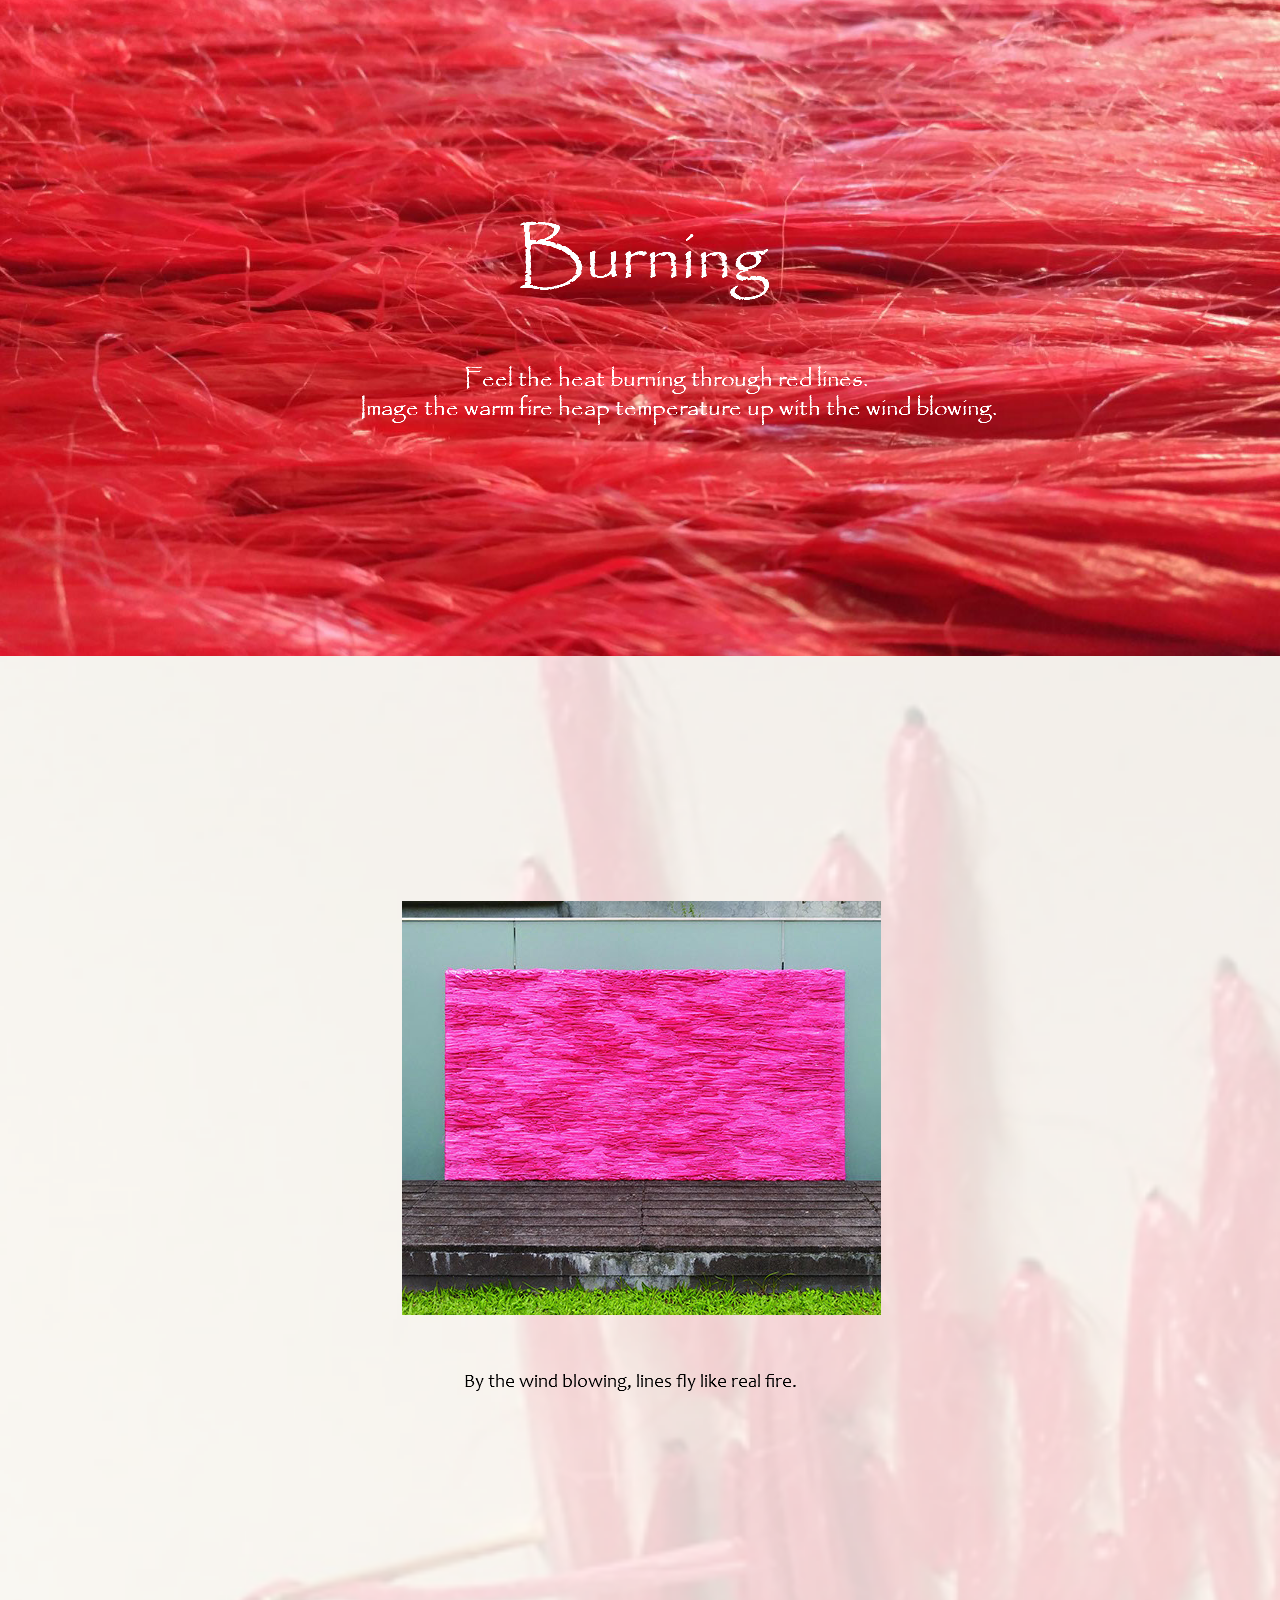
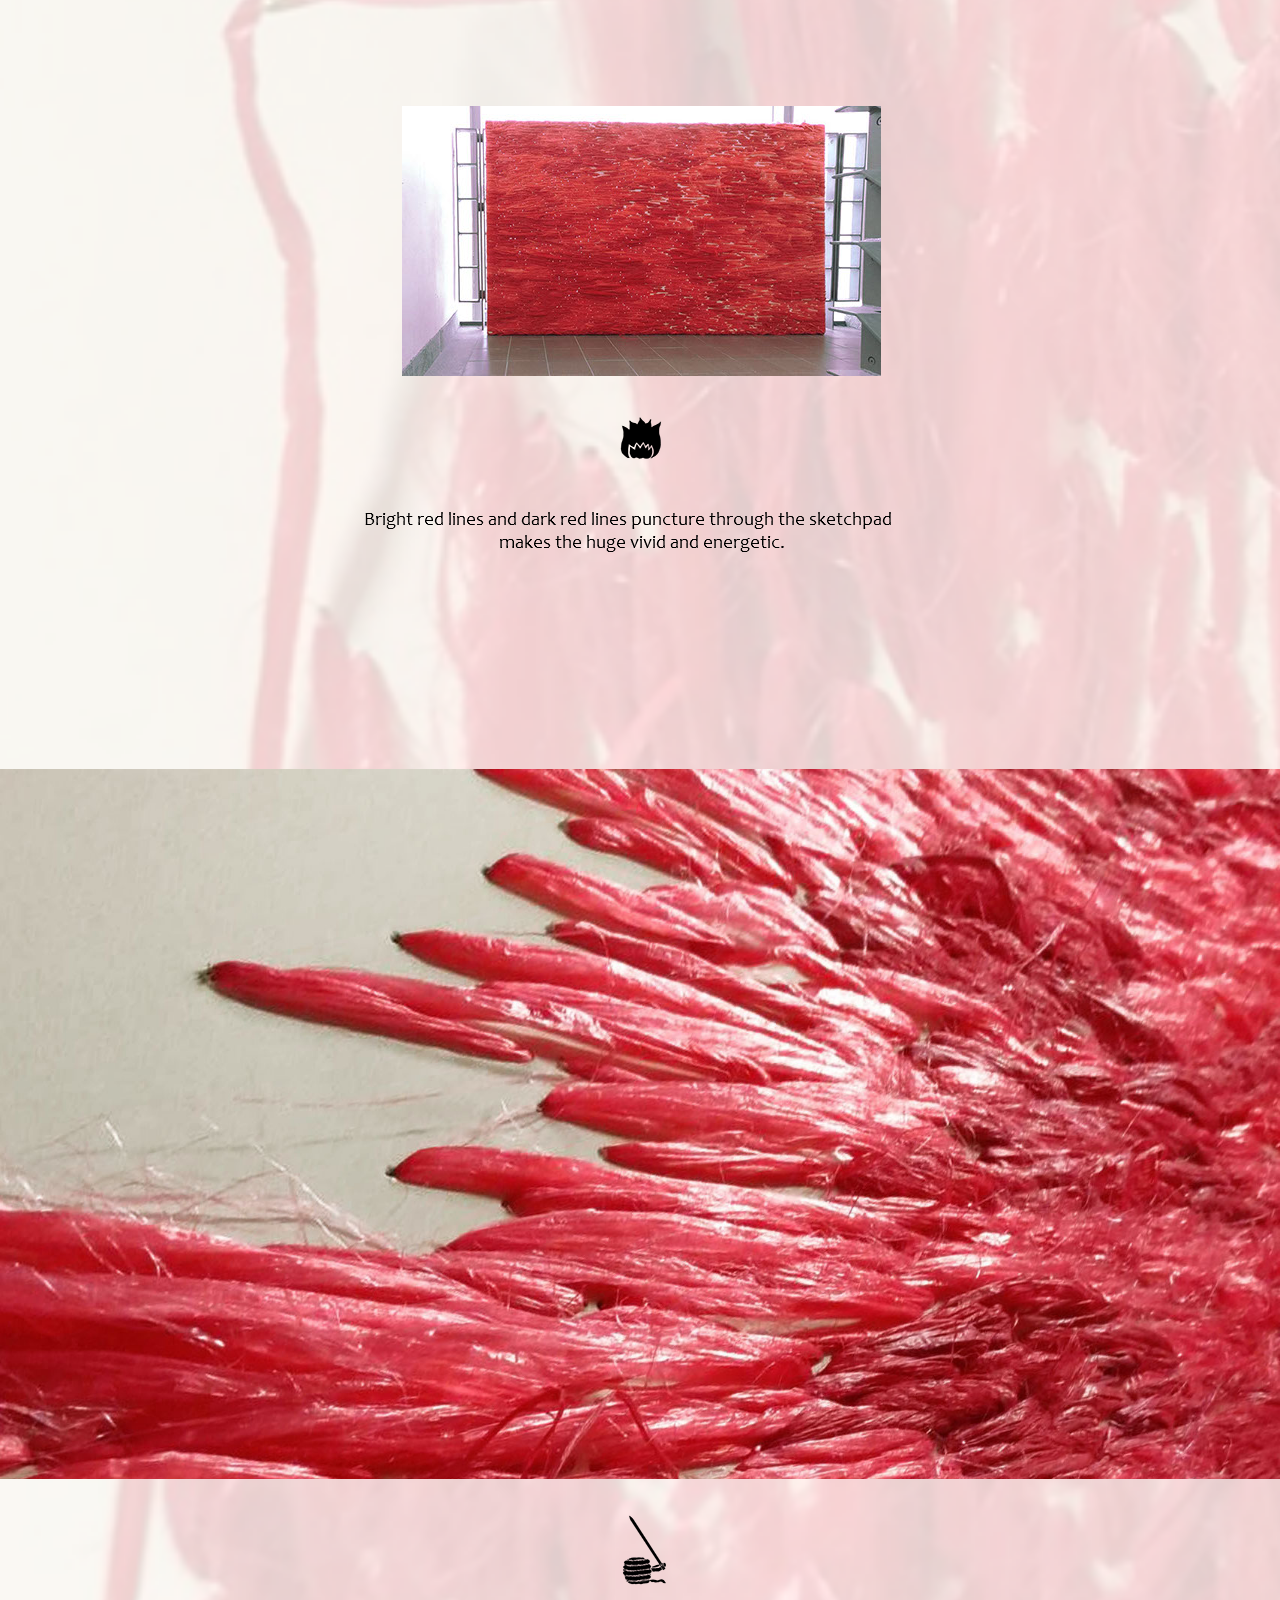
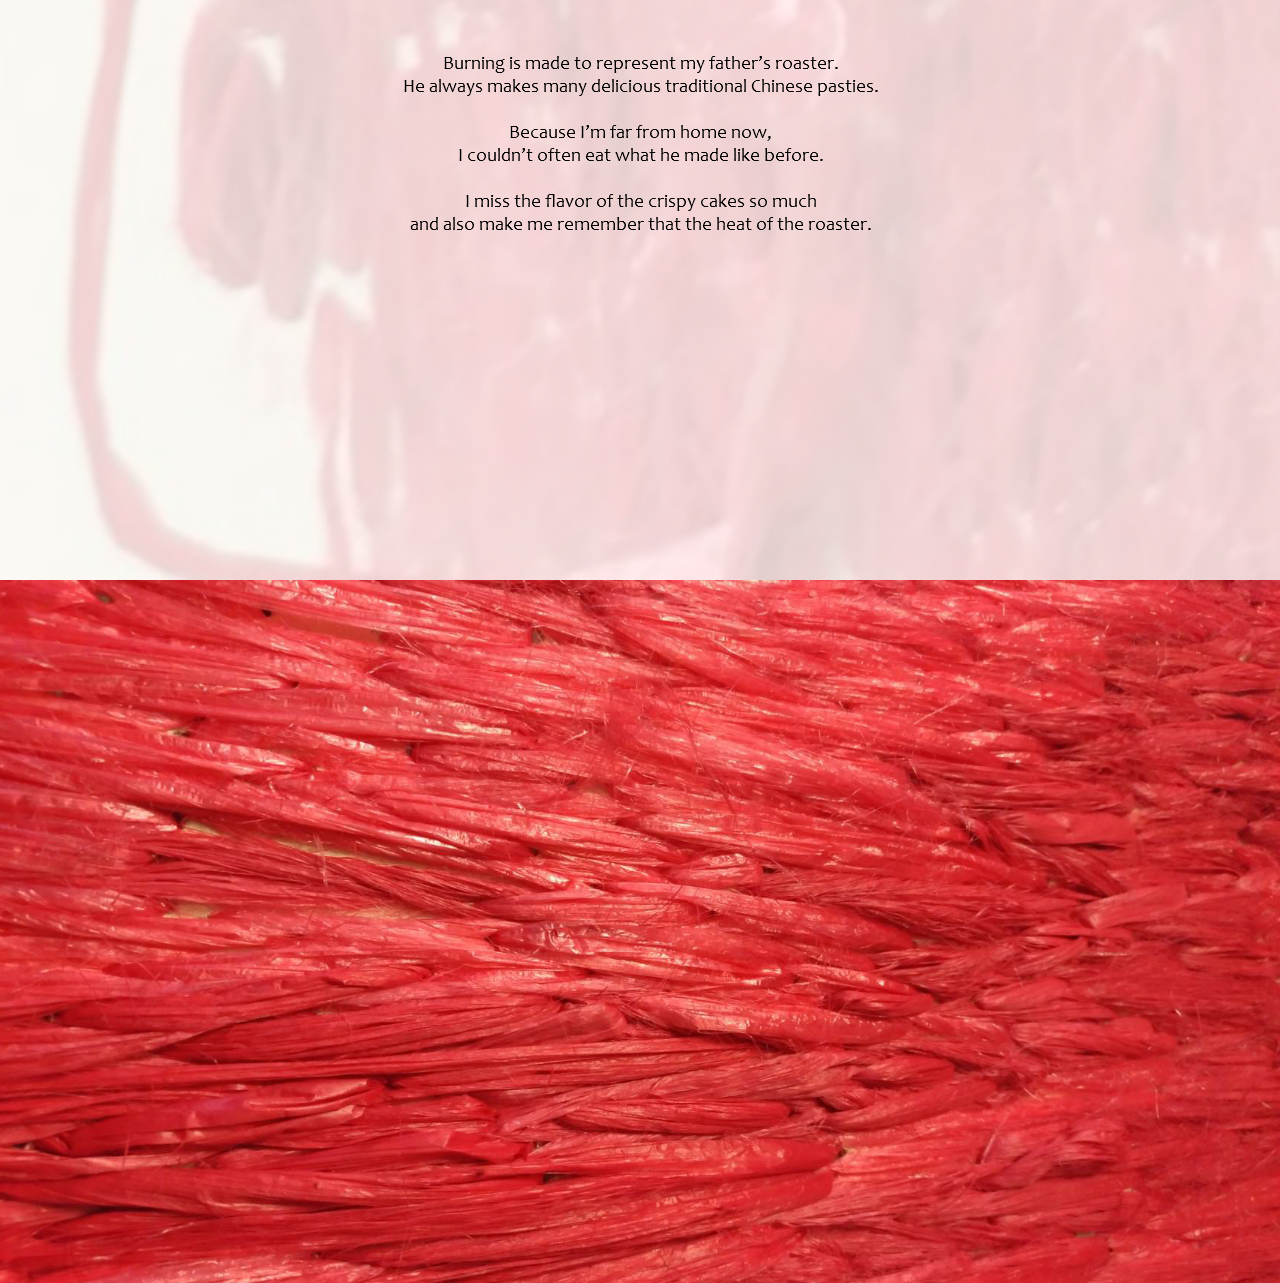
<file: burning.html>
<!DOCTYPE html>
<html class="nojs html css_verticalspacer" lang="en-US">
 <head>

  <meta http-equiv="Content-type" content="text/html;charset=UTF-8"/>
  <meta name="generator" content="2018.0.0.379"/>
  
  <script type="text/javascript">
   // Update the 'nojs'/'js' class on the html node
document.documentElement.className = document.documentElement.className.replace(/\bnojs\b/g, 'js');

// Check that all required assets are uploaded and up-to-date
if(typeof Muse == "undefined") window.Muse = {}; window.Muse.assets = {"required":["museutils.js", "museconfig.js", "jquery.watch.js", "require.js", "jquery.musepolyfill.bgsize.js", "burning.css"], "outOfDate":[]};
</script>
  
  <title>Burning</title>
  <!-- CSS -->
  <link rel="stylesheet" type="text/css" href="css/site_global.css?crc=444006867"/>
  <link rel="stylesheet" type="text/css" href="css/burning.css?crc=290384583" id="pagesheet"/>
   </head>
 <body>

  <div class="clearfix" id="page"><!-- group -->
   <div class="clearfix grpelem" id="pu126-4"><!-- column -->
    <img class="colelem" id="u126-4" alt="Burning" width="262" height="92" src="images/u126-4.png?crc=3910155719" data-hidpi-src="images/u126-4_2x.png?crc=332086193"/><!-- rasterized frame -->
    <img class="colelem" id="u133-8" alt="Feel the heat burning through red lines. Image the warm fire heap temperature up with the wind blowing. " width="691" height="187" src="images/u133-8.png?crc=3925235910" data-hidpi-src="images/u133-8_2x.png?crc=25159462"/><!-- rasterized frame -->
    <div class="browser_width colelem" id="u269-bw">
     <div class="museBGSize" id="u269"><!-- simple frame --></div>
    </div>
   </div>
   <div class="verticalspacer" data-offset-top="3079" data-content-above-spacer="3079" data-content-below-spacer="901"></div>
   <div class="clearfix grpelem" id="ppu261"><!-- column -->
    <div class="clearfix colelem" id="pu261"><!-- group -->
     <div class="browser_width grpelem" id="u261-bw">
      <div class="museBGSize" id="u261"><!-- column -->
       <div class="clearfix" id="u261_align_to_page">
        <div class="clip_frame colelem" id="u138"><!-- image -->
         <img class="block" id="u138_img" src="images/p_20171130_124237_vhdr_on.jpg?crc=3913895767" data-hidpi-src="images/p_20171130_124237_vhdr_on_2x.jpg?crc=459191574" alt="" width="479" height="414"/>
        </div>
        <img class="colelem" id="u161-4" alt="By the wind blowing, lines fly like real fire." width="354" height="23" src="images/u161-4.png?crc=408911544" data-hidpi-src="images/u161-4_2x.png?crc=4045115780"/><!-- rasterized frame -->
        <div class="clip_frame colelem" id="u182"><!-- image -->
         <img class="block" id="u182_img" src="images/1.jpg?crc=3986787489" data-hidpi-src="images/1_2x.jpg?crc=3942257270" alt="" width="479" height="270"/>
        </div>
        <div class="clip_frame colelem" id="u192"><!-- image -->
         <img class="block" id="u192_img" src="images/icon2.png?crc=233760081" data-hidpi-src="images/icon2_2x.png?crc=290588775" alt="" width="112" height="112"/>
        </div>
        <img class="colelem" id="u202-6" alt="Bright red lines and dark red lines puncture through the sketchpad makes the huge vivid and energetic. " width="555" height="46" src="images/u202-6.png?crc=310562560" data-hidpi-src="images/u202-6_2x.png?crc=134063275"/><!-- rasterized frame -->
        <div class="clip_frame colelem" id="u215"><!-- image -->
         <img class="block" id="u215_img" src="images/icon1.png?crc=358183227" data-hidpi-src="images/icon1_2x.png?crc=182655268" alt="" width="116" height="116"/>
        </div>
        <img class="colelem" id="u228-17" alt="Burning is made to represent my father’s roaster. He always makes many delicious traditional Chinese pasties. Because I’m far from home now, I couldn’t often eat what he made like before. I miss the flavor of the crispy cakes so much and also make me remember that the heat of the roaster. " width="485" height="207" src="images/u228-17.png?crc=228381086" data-hidpi-src="images/u228-17_2x.png?crc=3990130326"/><!-- rasterized frame -->
       </div>
      </div>
     </div>
     <div class="browser_width grpelem" id="u250-bw">
      <div class="museBGSize" id="u250"><!-- simple frame --></div>
     </div>
    </div>
    <div class="browser_width colelem" id="u280-bw">
     <div class="museBGSize" id="u280"><!-- simple frame --></div>
    </div>
   </div>
  </div>
  <!-- Other scripts -->
  <script type="text/javascript">
   // Decide weather to suppress missing file error or not based on preference setting
var suppressMissingFileError = false
</script>
  <script type="text/javascript">
   window.Muse.assets.check=function(d){if(!window.Muse.assets.checked){window.Muse.assets.checked=!0;var b={},c=function(a,b){if(window.getComputedStyle){var c=window.getComputedStyle(a,null);return c&&c.getPropertyValue(b)||c&&c[b]||""}if(document.documentElement.currentStyle)return(c=a.currentStyle)&&c[b]||a.style&&a.style[b]||"";return""},a=function(a){if(a.match(/^rgb/))return a=a.replace(/\s+/g,"").match(/([\d\,]+)/gi)[0].split(","),(parseInt(a[0])<<16)+(parseInt(a[1])<<8)+parseInt(a[2]);if(a.match(/^\#/))return parseInt(a.substr(1),
16);return 0},g=function(g){for(var f=document.getElementsByTagName("link"),h=0;h<f.length;h++)if("text/css"==f[h].type){var i=(f[h].href||"").match(/\/?css\/([\w\-]+\.css)\?crc=(\d+)/);if(!i||!i[1]||!i[2])break;b[i[1]]=i[2]}f=document.createElement("div");f.className="version";f.style.cssText="display:none; width:1px; height:1px;";document.getElementsByTagName("body")[0].appendChild(f);for(h=0;h<Muse.assets.required.length;){var i=Muse.assets.required[h],l=i.match(/([\w\-\.]+)\.(\w+)$/),k=l&&l[1]?
l[1]:null,l=l&&l[2]?l[2]:null;switch(l.toLowerCase()){case "css":k=k.replace(/\W/gi,"_").replace(/^([^a-z])/gi,"_$1");f.className+=" "+k;k=a(c(f,"color"));l=a(c(f,"backgroundColor"));k!=0||l!=0?(Muse.assets.required.splice(h,1),"undefined"!=typeof b[i]&&(k!=b[i]>>>24||l!=(b[i]&16777215))&&Muse.assets.outOfDate.push(i)):h++;f.className="version";break;case "js":h++;break;default:throw Error("Unsupported file type: "+l);}}d?d().jquery!="1.8.3"&&Muse.assets.outOfDate.push("jquery-1.8.3.min.js"):Muse.assets.required.push("jquery-1.8.3.min.js");
f.parentNode.removeChild(f);if(Muse.assets.outOfDate.length||Muse.assets.required.length)f="伺服器上的某些檔案可能遺失或不正確。請清除瀏覽器快取後再試一次。若問題持續發生，請聯絡網站作者。",g&&Muse.assets.outOfDate.length&&(f+="\nOut of date: "+Muse.assets.outOfDate.join(",")),g&&Muse.assets.required.length&&(f+="\nMissing: "+Muse.assets.required.join(",")),suppressMissingFileError?(f+="\nUse SuppressMissingFileError key in AppPrefs.xml to show missing file error pop up.",console.log(f)):alert(f)};location&&location.search&&location.search.match&&location.search.match(/muse_debug/gi)?
setTimeout(function(){g(!0)},5E3):g()}};
var muse_init=function(){require.config({baseUrl:""});require(["jquery","museutils","whatinput","jquery.musepolyfill.bgsize","jquery.watch"],function(d){var $ = d;$(document).ready(function(){try{
window.Muse.assets.check($);/* body */
Muse.Utils.transformMarkupToFixBrowserProblemsPreInit();/* body */
Muse.Utils.detectScreenResolution();/* HiDPI screens */
Muse.Utils.prepHyperlinks(true);/* body */
Muse.Utils.resizeHeight('.browser_width');/* resize height */
Muse.Utils.requestAnimationFrame(function() { $('body').addClass('initialized'); });/* mark body as initialized */
Muse.Utils.makeButtonsVisibleAfterSettingMinWidth();/* body */
Muse.Utils.fullPage('#page');/* 100% height page */
Muse.Utils.showWidgetsWhenReady();/* body */
Muse.Utils.transformMarkupToFixBrowserProblems();/* body */
}catch(b){if(b&&"function"==typeof b.notify?b.notify():Muse.Assert.fail("Error calling selector function: "+b),false)throw b;}})})};

</script>
  <!-- RequireJS script -->
  <script src="scripts/require.js?crc=4157109226" type="text/javascript" async data-main="scripts/museconfig.js?crc=380897831" onload="if (requirejs) requirejs.onError = function(requireType, requireModule) { if (requireType && requireType.toString && requireType.toString().indexOf && 0 <= requireType.toString().indexOf('#scripterror')) window.Muse.assets.check(); }" onerror="window.Muse.assets.check();"></script>
   </body>
</html>
</file>
<file: css/site_global.css>
html{min-height:100%;min-width:100%;-ms-text-size-adjust:none;}body,div,dl,dt,dd,ul,ol,li,nav,h1,h2,h3,h4,h5,h6,pre,code,form,fieldset,legend,input,button,textarea,p,blockquote,th,td,a{margin:0px;padding:0px;border-width:0px;border-style:solid;border-color:transparent;-webkit-transform-origin:left top;-ms-transform-origin:left top;-o-transform-origin:left top;transform-origin:left top;background-repeat:no-repeat;}button.submit-btn{-moz-box-sizing:content-box;-webkit-box-sizing:content-box;box-sizing:content-box;}.transition{-webkit-transition-property:background-image,background-position,background-color,border-color,border-radius,color,font-size,font-style,font-weight,letter-spacing,line-height,text-align,box-shadow,text-shadow,opacity;transition-property:background-image,background-position,background-color,border-color,border-radius,color,font-size,font-style,font-weight,letter-spacing,line-height,text-align,box-shadow,text-shadow,opacity;}.transition *{-webkit-transition:inherit;transition:inherit;}table{border-collapse:collapse;border-spacing:0px;}fieldset,img{border:0px;border-style:solid;-webkit-transform-origin:left top;-ms-transform-origin:left top;-o-transform-origin:left top;transform-origin:left top;}address,caption,cite,code,dfn,em,strong,th,var,optgroup{font-style:inherit;font-weight:inherit;}del,ins{text-decoration:none;}li{list-style:none;}caption,th{text-align:left;}h1,h2,h3,h4,h5,h6{font-size:100%;font-weight:inherit;}input,button,textarea,select,optgroup,option{font-family:inherit;font-size:inherit;font-style:inherit;font-weight:inherit;}.form-grp input,.form-grp textarea{-webkit-appearance:none;-webkit-border-radius:0;}body{font-family:Arial, Helvetica Neue, Helvetica, sans-serif;text-align:left;font-size:14px;line-height:17px;word-wrap:break-word;text-rendering:optimizeLegibility;-moz-font-feature-settings:'liga';-ms-font-feature-settings:'liga';-webkit-font-feature-settings:'liga';font-feature-settings:'liga';}a:link{color:#0000FF;text-decoration:underline;}a:visited{color:#800080;text-decoration:underline;}a:hover{color:#0000FF;text-decoration:underline;}a:active{color:#EE0000;text-decoration:underline;}a.nontext{color:black;text-decoration:none;font-style:normal;font-weight:normal;}.normal_text{color:#000000;direction:ltr;font-family:Arial, Helvetica Neue, Helvetica, sans-serif;font-size:14px;font-style:normal;font-weight:normal;letter-spacing:0px;line-height:17px;text-align:left;text-decoration:none;text-indent:0px;text-transform:none;vertical-align:0px;padding:0px;}.list0 li:before{position:absolute;right:100%;letter-spacing:0px;text-decoration:none;font-weight:normal;font-style:normal;}.rtl-list li:before{right:auto;left:100%;}.nls-None > li:before,.nls-None .list3 > li:before,.nls-None .list6 > li:before{margin-right:6px;content:'•';}.nls-None .list1 > li:before,.nls-None .list4 > li:before,.nls-None .list7 > li:before{margin-right:6px;content:'○';}.nls-None,.nls-None .list1,.nls-None .list2,.nls-None .list3,.nls-None .list4,.nls-None .list5,.nls-None .list6,.nls-None .list7,.nls-None .list8{padding-left:34px;}.nls-None.rtl-list,.nls-None .list1.rtl-list,.nls-None .list2.rtl-list,.nls-None .list3.rtl-list,.nls-None .list4.rtl-list,.nls-None .list5.rtl-list,.nls-None .list6.rtl-list,.nls-None .list7.rtl-list,.nls-None .list8.rtl-list{padding-left:0px;padding-right:34px;}.nls-None .list2 > li:before,.nls-None .list5 > li:before,.nls-None .list8 > li:before{margin-right:6px;content:'-';}.nls-None.rtl-list > li:before,.nls-None .list1.rtl-list > li:before,.nls-None .list2.rtl-list > li:before,.nls-None .list3.rtl-list > li:before,.nls-None .list4.rtl-list > li:before,.nls-None .list5.rtl-list > li:before,.nls-None .list6.rtl-list > li:before,.nls-None .list7.rtl-list > li:before,.nls-None .list8.rtl-list > li:before{margin-right:0px;margin-left:6px;}.TabbedPanelsTab{white-space:nowrap;}.MenuBar .MenuBarView,.MenuBar .SubMenuView{display:block;list-style:none;}.MenuBar .SubMenu{display:none;position:absolute;}.NoWrap{white-space:nowrap;word-wrap:normal;}.rootelem{margin-left:auto;margin-right:auto;}.colelem{display:inline;float:left;clear:both;}.clearfix:after{content:"\0020";visibility:hidden;display:block;height:0px;clear:both;}*:first-child+html .clearfix{zoom:1;}.clip_frame{overflow:hidden;}.popup_anchor{position:relative;width:0px;height:0px;}.allow_click_through *{pointer-events:auto;}.popup_element{z-index:100000;}.svg{display:block;vertical-align:top;}span.wrap{content:'';clear:left;display:block;}span.actAsInlineDiv{display:inline-block;}.position_content,.excludeFromNormalFlow{float:left;}.preload_images{position:absolute;overflow:hidden;left:-9999px;top:-9999px;height:1px;width:1px;}.preload{height:1px;width:1px;}.animateStates{-webkit-transition:0.3s ease-in-out;-moz-transition:0.3s ease-in-out;-o-transition:0.3s ease-in-out;transition:0.3s ease-in-out;}[data-whatinput="mouse"] *:focus,[data-whatinput="touch"] *:focus,input:focus,textarea:focus{outline:none;}textarea{resize:none;overflow:auto;}.allow_click_through,.fld-prompt{pointer-events:none;}.wrapped-input{position:absolute;top:0px;left:0px;background:transparent;border:none;}.submit-btn{z-index:50000;cursor:pointer;}.anchor_item{width:22px;height:18px;}.MenuBar .SubMenuVisible,.MenuBarVertical .SubMenuVisible,.MenuBar .SubMenu .SubMenuVisible,.popup_element.Active,span.actAsPara,.actAsDiv,a.nonblock.nontext,img.block{display:block;}.widget_invisible,.js .invi,.js .mse_pre_init{visibility:hidden;}.ose_ei{visibility:hidden;z-index:0;}.no_vert_scroll{overflow-y:hidden;}.always_vert_scroll{overflow-y:scroll;}.always_horz_scroll{overflow-x:scroll;}.fullscreen{overflow:hidden;left:0px;top:0px;position:fixed;height:100%;width:100%;-moz-box-sizing:border-box;-webkit-box-sizing:border-box;-ms-box-sizing:border-box;box-sizing:border-box;}.fullwidth{position:absolute;}.borderbox{-moz-box-sizing:border-box;-webkit-box-sizing:border-box;-ms-box-sizing:border-box;box-sizing:border-box;}.scroll_wrapper{position:absolute;overflow:auto;left:0px;right:0px;top:0px;bottom:0px;padding-top:0px;padding-bottom:0px;margin-top:0px;margin-bottom:0px;}.browser_width > *{position:absolute;left:0px;right:0px;}.grpelem,.accordion_wrapper{display:inline;float:left;}.fld-checkbox input[type=checkbox],.fld-radiobutton input[type=radio]{position:absolute;overflow:hidden;clip:rect(0px, 0px, 0px, 0px);height:1px;width:1px;margin:-1px;padding:0px;border:0px;}.fld-checkbox input[type=checkbox] + label,.fld-radiobutton input[type=radio] + label{display:inline-block;background-repeat:no-repeat;cursor:pointer;float:left;width:100%;height:100%;}.pointer_cursor,.fld-recaptcha-mode,.fld-recaptcha-refresh,.fld-recaptcha-help{cursor:pointer;}p,h1,h2,h3,h4,h5,h6,ol,ul,span.actAsPara{max-height:1000000px;}.superscript{vertical-align:super;font-size:66%;line-height:0px;}.subscript{vertical-align:sub;font-size:66%;line-height:0px;}.horizontalSlideShow{-ms-touch-action:pan-y;touch-action:pan-y;}.verticalSlideShow{-ms-touch-action:pan-x;touch-action:pan-x;}.colelem100,.verticalspacer{clear:both;}.list0 li,.MenuBar .MenuItemContainer,.SlideShowContentPanel .fullscreen img,.css_verticalspacer .verticalspacer{position:relative;}.popup_element.Inactive,.js .disn,.js .an_invi,.hidden,.breakpoint{display:none;}#muse_css_mq{position:absolute;display:none;background-color:#FFFFFE;}.fluid_height_spacer{width:0.01px;}.muse_check_css{display:none;position:fixed;}@media screen and (-webkit-min-device-pixel-ratio:0){body{text-rendering:auto;}}
</file>
<file: css/burning.css>
.version.burning{color:#000011;background-color:#4EEAC7;}#page{z-index:1;width:1024px;min-height:3642px;background-image:none;border-width:0px;border-color:#000000;background-color:transparent;margin-left:auto;margin-right:auto;}#pu126-4{z-index:4;width:0.01px;padding-bottom:0px;margin-right:-10000px;margin-top:217px;margin-left:-100px;}#u126-4{z-index:4;display:block;vertical-align:top;margin-left:489px;position:relative;}#u133-8{z-index:8;display:block;vertical-align:top;margin-left:292px;margin-top:56px;position:relative;}#u269{z-index:51;height:710px;opacity:1;-ms-filter:"progid:DXImageTransform.Microsoft.Alpha(Opacity=100)";filter:alpha(opacity=100);background:transparent url("../images/9472341391920.jpg?crc=92180001") no-repeat center top;background-size:cover;}.js body{visibility:hidden;}.js body.initialized{visibility:visible;}#u269-bw{z-index:51;margin-top:1817px;height:710px;}.css_verticalspacer .verticalspacer{height:calc(100vh - 3980px);}#ppu261{z-index:0;width:0.01px;margin:-3618px -10000px -841px -100px;}#pu261{z-index:2;width:0.01px;}#u261{z-index:2;min-height:3221.5917909147606px;opacity:1;-ms-filter:"progid:DXImageTransform.Microsoft.Alpha(Opacity=100)";filter:alpha(opacity=100);padding-bottom:0px;background:transparent url("../images/9472342550079-u261-fr.png?crc=3965368570") no-repeat center center;background-size:cover;}#u261_align_to_page{margin-left:auto;margin-right:auto;position:relative;width:1024px;left:-100px;padding-top:343px;padding-bottom:320px;}#u138{z-index:16;width:479px;background-color:transparent;left:374px;position:relative;}#u161-4{z-index:18;display:block;vertical-align:top;left:436px;margin-top:56px;position:relative;}#u182{z-index:45;width:479px;background-color:transparent;left:374px;margin-top:312px;position:relative;}#u192{z-index:47;width:112px;background-color:transparent;left:557px;margin-top:2px;position:relative;}#u202-6{z-index:22;display:block;vertical-align:top;left:336px;margin-top:19px;position:relative;}#u215{z-index:49;width:116px;background-color:transparent;left:554px;margin-top:939px;position:relative;}#u228-17{z-index:28;display:block;vertical-align:top;left:370px;margin-top:43px;position:relative;}#u261-bw{z-index:2;min-height:3221.5917909147606px;margin-top:596px;}#u250{z-index:3;height:694px;opacity:1;-ms-filter:"progid:DXImageTransform.Microsoft.Alpha(Opacity=100)";filter:alpha(opacity=100);background:#00AC1D url("../images/9472341211443.jpg?crc=4234257087") no-repeat left top;background-size:cover;}#u250-bw{z-index:3;height:694px;}#u280{z-index:52;height:703px;opacity:1;-ms-filter:"progid:DXImageTransform.Microsoft.Alpha(Opacity=100)";filter:alpha(opacity=100);background:transparent url("../images/9472341464991.jpg?crc=481752626") no-repeat left top;background-size:cover;}#u280-bw{z-index:52;height:703px;}#muse_css_mq,.html{background-color:#FFFFFF;}body{position:relative;min-width:1024px;padding-bottom:839px;}.verticalspacer{min-height:501px;}
</file>
